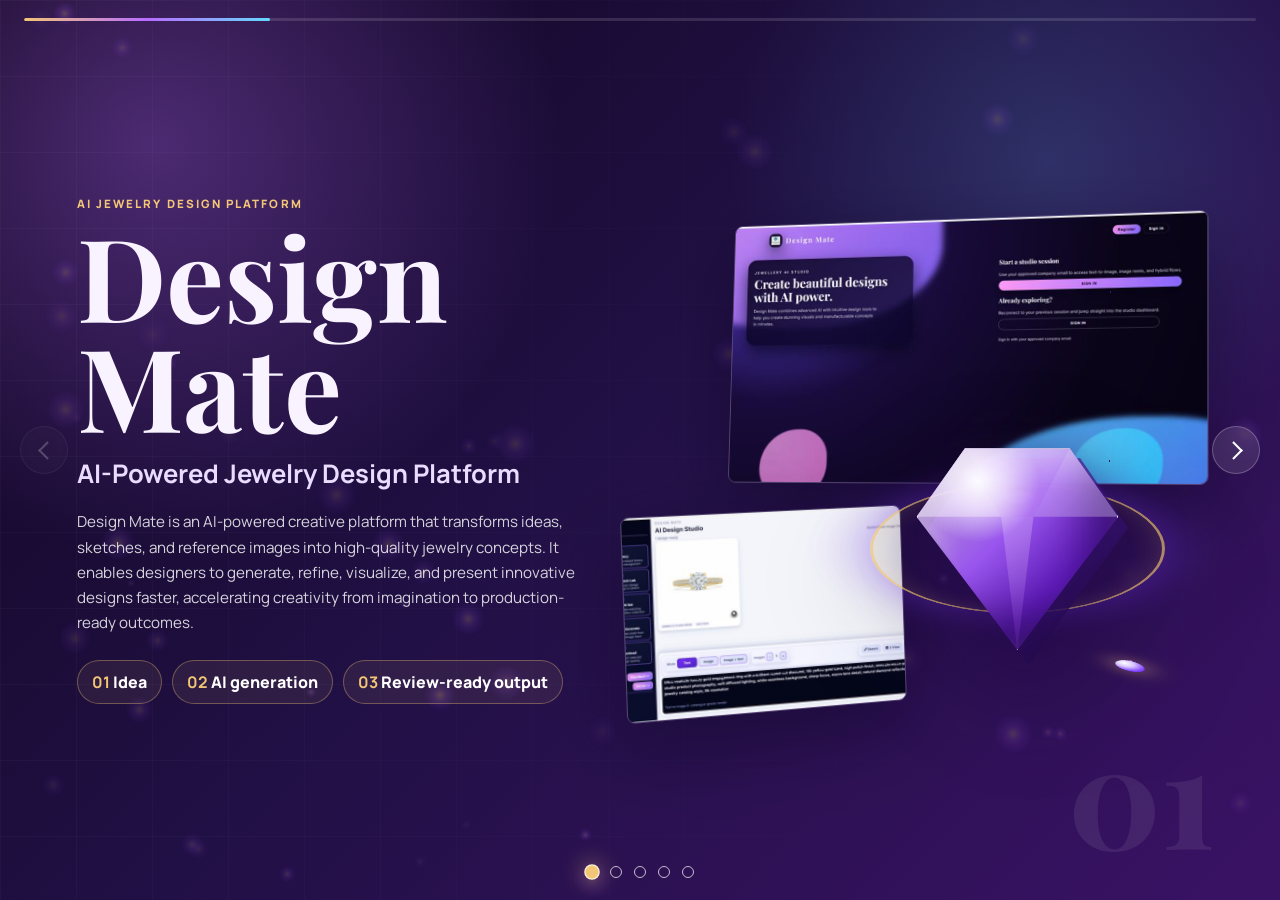
<file: index.html>
<!DOCTYPE html>
<html lang="en">
<head>
    <meta charset="UTF-8">
    <meta name="viewport" content="width=device-width, initial-scale=1.0">
    <title>Design Mate Presentation</title>
    <meta http-equiv="refresh" content="0; url=Designmate.html">
    <link rel="canonical" href="Designmate.html">
</head>
<body>
    <p>Opening <a href="Designmate.html">Design Mate Presentation</a>...</p>
    <script>window.location.replace("Designmate.html");</script>
</body>
</html>
</file>
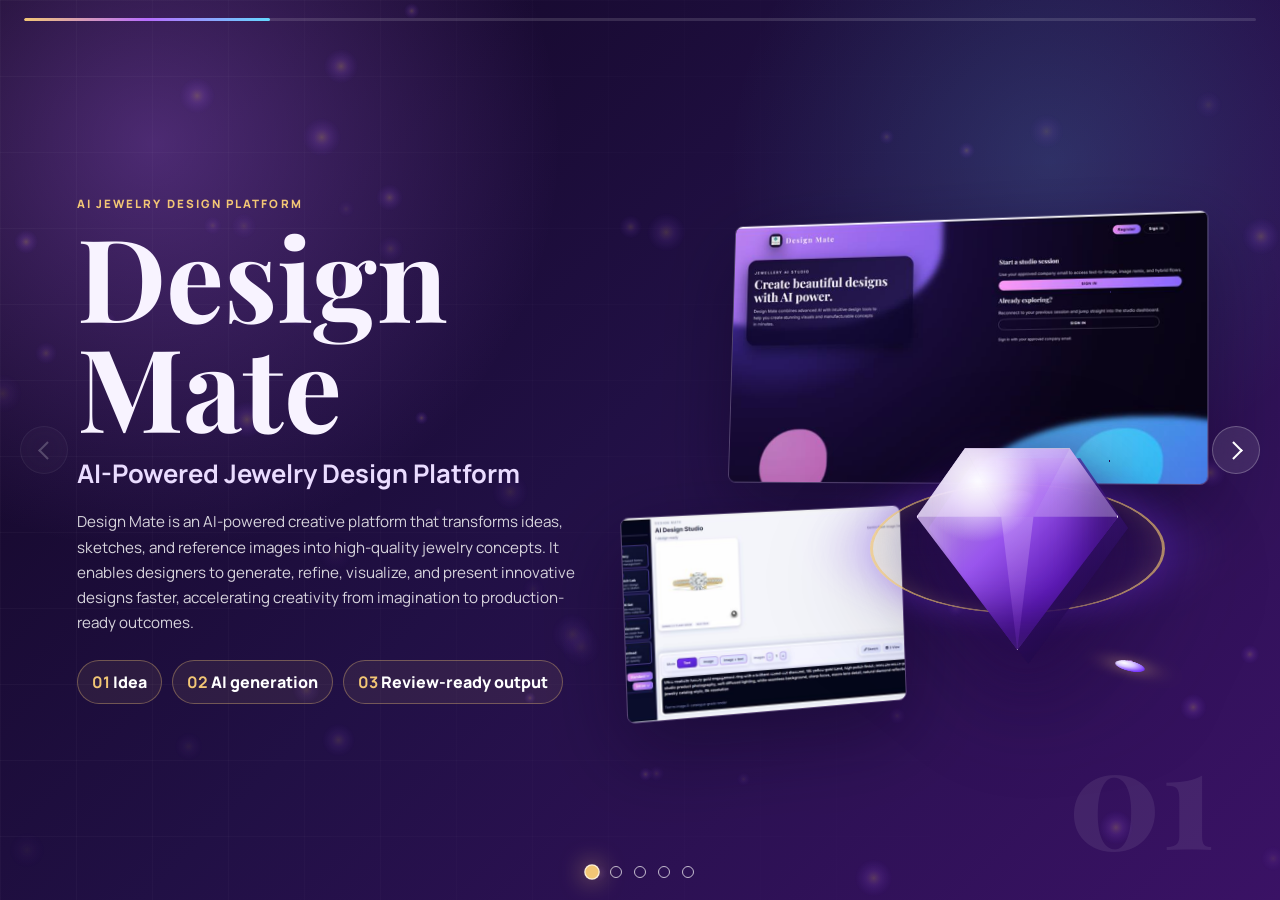
<file: Designmate.html>
<!DOCTYPE html>
<html lang="en">
<head>
    <meta charset="UTF-8">
    <meta name="viewport" content="width=device-width, initial-scale=1.0">
    <title>Design Mate Presentation</title>
    <link rel="preconnect" href="https://fonts.googleapis.com">
    <link rel="preconnect" href="https://fonts.gstatic.com" crossorigin>
    <link href="https://fonts.googleapis.com/css2?family=Manrope:wght@400;500;600;700;800&family=Playfair+Display:wght@700;800&display=swap" rel="stylesheet">
    <link rel="stylesheet" href="style.css?v=solid-crystal-2">
</head>
<body>
    <canvas id="jewelCanvas" aria-hidden="true"></canvas>

    <div class="progress-shell" aria-hidden="true"><span id="progressBar"></span></div>

    <nav class="deck-nav" aria-label="Presentation navigation">
        <a href="#slide-1" class="nav-dot active" aria-label="Slide 1"></a>
        <a href="#slide-2" class="nav-dot" aria-label="Slide 2"></a>
        <a href="#slide-3" class="nav-dot" aria-label="Slide 3"></a>
        <a href="#slide-4" class="nav-dot" aria-label="Slide 4"></a>
        <a href="#slide-5" class="nav-dot" aria-label="Slide 5"></a>
    </nav>

    <main class="deck" id="deck" aria-label="Design Mate horizontal presentation">
        <section class="slide hero-slide" id="slide-1" data-slide="01">
            <div class="slide-copy hero-copy reveal">
                <p class="eyebrow">AI Jewelry Design Platform</p>
                <h1>Design Mate</h1>
                <p class="subtitle">AI-Powered Jewelry Design Platform</p>
                <p class="lead">Design Mate is an AI-powered creative platform that transforms ideas, sketches, and reference images into high-quality jewelry concepts. It enables designers to generate, refine, visualize, and present innovative designs faster, accelerating creativity from imagination to production-ready outcomes.</p>
                <div class="talk-track" aria-label="Presentation cues">
                    <span><b>01</b> Idea</span>
                    <span><b>02</b> AI generation</span>
                    <span><b>03</b> Review-ready output</span>
                </div>
            </div>
            <div class="hero-gallery reveal" aria-label="Design Mate visual samples">
                <img class="hero-image main-shot" src="Image_samples/image (6).jpg" alt="Design Mate sign-in and platform hero screen">
                <img class="hero-image floating-shot" src="Image_samples/image (8).jpg" alt="Generated jewelry design in Design Mate studio">
                <div class="orbit-system" aria-hidden="true">
                    <div class="ring-orbit orbit-one"><span></span></div>
                    <div class="ring-orbit orbit-two"><span></span></div>
                    <div class="gem-core"><i></i><i></i><i></i><i></i></div>
                </div>
            </div>
        </section>

        <section class="slide workflow-slide" id="slide-2" data-slide="02">
            <div class="section-heading reveal">
                <p class="eyebrow">Creative Pipeline</p>
                <h2>AI Design Workflows</h2>
            </div>
            <div class="workflow-layout">
                <div class="workflow-grid reveal">
                    <article class="feature-panel"><span class="panel-icon">✦</span><div><h3>Text to Image</h3><p>Generate completely new jewelry concepts from natural language descriptions, turning creative ideas into high-quality visual designs within seconds.</p></div></article>
                    <article class="feature-panel"><span class="panel-icon">◈</span><div><h3>Image to Image</h3><p>Upload an existing jewelry design and create multiple variations while preserving its style, proportions, and overall design language.</p></div></article>
                    <article class="feature-panel"><span class="panel-icon">＋</span><div><h3>Image + Text Editing</h3><p>Combine a reference image with text instructions to modify metals, gemstones, shapes, detailing, or finishes while maintaining the original design intent.</p></div></article>
                </div>
                <div class="image-stack reveal" aria-label="Workflow screenshots">
                    <img class="sample-card large" src="Image_samples/image (7).jpg" alt="Text to image prompt workflow in Design Mate">
                    <img class="sample-card small top" src="Image_samples/image (9).jpg" alt="Image to image jewelry variation workflow">
                    <img class="sample-card small bottom" src="Image_samples/image (10).jpg" alt="Image and text jewelry editing workflow">
                </div>
            </div>
            <div class="flow-strip reveal" aria-label="Workflow: Imagine, Generate, Refine, Review">
                <span>Imagine</span><b></b><span>Generate</span><b></b><span>Refine</span><b></b><span>Review</span>
            </div>
        </section>

        <section class="slide features-slide" id="slide-3" data-slide="03">
            <div class="section-heading reveal">
                <p class="eyebrow">Intelligent Creation</p>
                <h2>Intelligent Design Features</h2>
            </div>
            <div class="features-layout">
                <div class="feature-cloud reveal">
                    <article><span>✍</span><h3>Jewelry to Sketch</h3><p>Convert finished jewelry designs into clean concept sketches for ideation and documentation.</p></article>
                    <article><span>💍</span><h3>Hand Sketch to Jewelry</h3><p>Transform hand-drawn sketches into realistic, high-quality jewelry renders.</p></article>
                    <article><span>◎</span><h3>MultiView</h3><p>Generate front, back, side, and top views for complete product visualization.</p></article>
                    <article><span>◆</span><h3>Matching Set</h3><p>Create coordinated rings, earrings, pendants, and necklaces based on a single design style.</p></article>
                    <article><span>👁</span><h3>AI Try-On</h3><p>Visualize jewelry on a person to evaluate appearance, scale, and presentation.</p></article>
                    <article><span>⬡</span><h3>3D Generation &amp; Viewer</h3><p>Generate interactive 3D models for detailed inspection and downstream manufacturing workflows.</p></article>
                </div>
                <div class="feature-showcase reveal" aria-label="Feature screenshots">
                    <img src="Image_samples/image (5).jpg" alt="Sketch conversion feature in Design Mate">
                    <img src="Image_samples/image (3).jpg" alt="Multi-view generation feature in Design Mate">
                    <img src="Image_samples/image (2).jpg" alt="AI try-on feature in Design Mate">
                </div>
            </div>
        </section>

        <section class="slide value-slide" id="slide-4" data-slide="04">
            <div class="value-layout">
                <div class="section-heading reveal"><p class="eyebrow">Platform Value</p><h2>Business Value</h2></div>
                <div class="value-list reveal">
                    <p>Accelerates concept exploration and design ideation</p>
                    <p>Generates multiple design variations within minutes</p>
                    <p>Maintains collection consistency using reference-based AI</p>
                    <p>Produces presentation-ready visuals for stakeholders</p>
                    <p>Improves collaboration across design teams</p>
                    <p>Supports 3D-ready workflows for manufacturing and review</p>
                    <p>Centralizes creative history, iterations, and design assets</p>
                </div>
                <blockquote class="key-message reveal">One intelligent platform supporting the complete jewelry design journey-from concept creation to visualization and 3D.</blockquote>
            </div>
            <div class="presentation-preview reveal" aria-label="Application screenshots and business value visuals">
                <img src="Image_samples/image (11).jpg" alt="Design Mate gallery and creative history screen">
                <img src="Image_samples/image (4).jpg" alt="Matching jewelry set generation in Design Mate">
                <div class="metric-row" aria-label="Presentation highlights">
                    <span><b>Minutes</b> to concepts</span>
                    <span><b>Sets</b> from one style</span>
                    <span><b>3D</b> review ready</span>
                </div>
            </div>
        </section>

        <section class="slide closing-slide" id="slide-5" data-slide="05">
            <div class="thank-you-panel reveal">
                <p class="eyebrow">Design Mate</p>
                <h2>Thank You</h2>
                <p class="lead">From imagination to exceptional jewelry designs-powered by AI.</p>
                <div class="thank-you-accent" aria-hidden="true">
                    <span>✨</span>
                    <span>💍</span>
                    <span>◆</span>
                </div>
            </div>
        </section>
    </main>

    <button class="slide-arrow previous" type="button" aria-label="Move to previous slide"><span></span></button>
    <button class="slide-arrow next" type="button" aria-label="Move to next slide"><span></span></button>

    <script src="script.js"></script>
</body>
</html>
</file>
<file: style.css>
:root {
    --bg-deep: #10051f;
    --purple: #7c3cff;
    --violet: #b86dff;
    --lavender: #eadcff;
    --ice: #f8f3ff;
    --gold: #f2c675;
    --cyan: #64d8ff;
    --line: rgba(255, 255, 255, 0.2);
    --shadow: 0 28px 80px rgba(12, 4, 30, 0.45);
}

* { box-sizing: border-box; }
html { scroll-behavior: smooth; }

body {
    margin: 0;
    height: 100vh;
    overflow: hidden;
    color: var(--ice);
    font-family: "Manrope", sans-serif;
    background: radial-gradient(circle at 12% 16%, rgba(184, 109, 255, 0.34), transparent 30%), radial-gradient(circle at 82% 18%, rgba(100, 216, 255, 0.16), transparent 25%), linear-gradient(135deg, #10051f 0%, #211045 48%, #3a1265 100%);
}

body::before {
    content: "";
    position: fixed;
    inset: 0;
    pointer-events: none;
    background-image: linear-gradient(rgba(255, 255, 255, 0.045) 1px, transparent 1px), linear-gradient(90deg, rgba(255, 255, 255, 0.04) 1px, transparent 1px);
    background-size: 76px 76px;
    mask-image: linear-gradient(90deg, rgba(0, 0, 0, 0.7), transparent 90%);
}

#jewelCanvas {
    position: fixed;
    inset: 0;
    z-index: 0;
    width: 100%;
    height: 100%;
    pointer-events: none;
    opacity: 0.72;
}

.deck {
    position: relative;
    z-index: 1;
    display: flex;
    width: 100vw;
    height: 100vh;
    overflow-x: auto;
    overflow-y: hidden;
    scroll-snap-type: x mandatory;
    scrollbar-width: none;
}

.deck::-webkit-scrollbar { display: none; }

.slide {
    position: relative;
    flex: 0 0 100vw;
    width: 100vw;
    height: 100vh;
    scroll-snap-align: start;
    display: grid;
    align-items: center;
    gap: clamp(18px, 2.8vw, 46px);
    padding: clamp(34px, 4.6vw, 68px) clamp(46px, 6vw, 104px);
    overflow: hidden;
}

.slide::after {
    content: attr(data-slide);
    position: absolute;
    right: clamp(28px, 5vw, 88px);
    bottom: clamp(26px, 4vw, 60px);
    color: rgba(255, 255, 255, 0.08);
    font-family: "Playfair Display", serif;
    font-size: clamp(72px, 11vw, 160px);
    font-weight: 800;
    line-height: 0.8;
    pointer-events: none;
}

.hero-slide,
.value-slide,
.closing-slide { grid-template-columns: minmax(0, 0.92fr) minmax(380px, 1.08fr); }
.workflow-slide,
.features-slide { grid-template-rows: auto 1fr auto; }

.eyebrow {
    margin: 0 0 10px;
    color: var(--gold);
    font-size: clamp(0.68rem, 0.9vw, 0.8rem);
    font-weight: 800;
    letter-spacing: 0.18em;
    text-transform: uppercase;
}

h1, h2, h3, p { margin-top: 0; }
h1, h2 { max-width: 950px; margin-bottom: 16px; font-family: "Playfair Display", serif; letter-spacing: 0; line-height: 0.95; }
h1 { font-size: clamp(4rem, 9vw, 9rem); }
h2 { font-size: clamp(2.9rem, 6.2vw, 6.4rem); }
h3 { margin-bottom: 8px; color: white; font-size: clamp(0.98rem, 1.2vw, 1.18rem); line-height: 1.15; }

.subtitle { margin-bottom: 18px; color: var(--lavender); font-size: clamp(1.25rem, 2vw, 2.25rem); font-weight: 700; }
.lead { max-width: 760px; color: rgba(255, 255, 255, 0.82); font-size: clamp(0.95rem, 1.18vw, 1.2rem); line-height: 1.66; }
.section-heading { max-width: 950px; }

.talk-track, .outcomes, .metric-row { display: flex; flex-wrap: wrap; gap: 10px; }
.talk-track { margin-top: 24px; }
.talk-track span, .outcomes span, .metric-row span { border: 1px solid rgba(242, 198, 117, 0.34); border-radius: 999px; background: rgba(242, 198, 117, 0.08); color: white; font-weight: 800; }
.talk-track span { padding: 10px 14px; }
.talk-track b, .metric-row b { color: var(--gold); }

.hero-gallery { position: relative; min-height: 62vh; perspective: 1400px; }
.hero-image, .sample-card, .feature-showcase img, .presentation-preview img, .final-visual img { display: block; width: 100%; border: 1px solid rgba(255, 255, 255, 0.22); border-radius: 8px; object-fit: cover; box-shadow: var(--shadow); }
.main-shot { position: absolute; inset: 8% 0 auto auto; width: 82%; height: 48%; transform: rotateY(-12deg) rotateX(5deg); }
.floating-shot { position: absolute; left: 2%; bottom: 3%; width: 48%; height: 36%; transform: rotateY(16deg) rotateZ(-2deg); }

.orbit-system { position: absolute; right: 1%; bottom: 0; width: min(30vw, 360px); aspect-ratio: 1; transform-style: preserve-3d; animation: floatStage 7s ease-in-out infinite; filter: drop-shadow(0 30px 48px rgba(18, 5, 42, 0.48)); }
.ring-orbit { position: absolute; inset: 9%; display: block; border: 3px solid rgba(242, 198, 117, 0.68); border-radius: 50%; transform-style: preserve-3d; background: transparent; box-shadow: inset 0 0 35px rgba(242, 198, 117, 0.18), 0 0 70px rgba(124, 60, 255, 0.45); }
.ring-orbit::before, .ring-orbit::after { display: none; }
.ring-orbit span { position: absolute; top: 4%; left: 50%; bottom: auto; width: 30px; height: 30px; border: 0; border-radius: 50%; background: radial-gradient(circle at 30% 30%, #ffffff, var(--gold) 42%, #8f55ff 72%); transform: translateX(-50%); box-shadow: 0 0 34px rgba(242, 198, 117, 0.75); }
.ring-orbit span::before, .ring-orbit span::after { display: none; }
.orbit-one { transform: rotateX(64deg) rotateZ(0); animation: rotateRing 11s linear infinite; }
.orbit-two { inset: 18%; left: auto; top: auto; width: auto; height: auto; border: 3px solid rgba(184, 109, 255, 0.62); border-radius: 50%; background: transparent; transform: rotateX(70deg) rotateY(12deg); animation: rotateRingReverse 13s linear infinite; opacity: 1; box-shadow: inset 0 0 35px rgba(184, 109, 255, 0.14), 0 0 58px rgba(184, 109, 255, 0.28); }
.orbit-two span { display: block; background: radial-gradient(circle at 30% 30%, #ffffff, #d9c7ff 34%, #7c3cff 72%); }
.gem-core { position: absolute; inset: 22%; z-index: 5; transform-style: preserve-3d; animation: crystalSolidTurn 6.5s ease-in-out infinite; filter: drop-shadow(0 18px 30px rgba(43,10,88,0.52)); }
.gem-core::before, .gem-core::after, .gem-core i { content: ""; position: absolute; clip-path: polygon(24% 0, 76% 0, 100% 34%, 50% 100%, 0 34%); }
.gem-core::before { inset: 0; z-index: 2; border: 1px solid rgba(255,255,255,0.82); background: radial-gradient(circle at 30% 16%, rgba(255,255,255,0.96), rgba(238,224,255,0.72) 13%, transparent 28%), linear-gradient(135deg, rgba(255,255,255,0.46) 0%, rgba(213,174,255,0.72) 20%, rgba(168,95,255,0.88) 43%, rgba(99,29,190,0.96) 68%, rgba(32,7,70,0.98) 100%); box-shadow: inset 18px 18px 30px rgba(255,255,255,0.34), inset -26px -30px 44px rgba(38,7,86,0.74), inset 0 0 42px rgba(184,109,255,0.34), 0 0 62px rgba(184,109,255,0.78); }
.gem-core::after { inset: 10px -10px -14px 12px; z-index: 1; background: linear-gradient(145deg, rgba(106,39,201,0.72), rgba(23,5,54,0.96)); filter: blur(0.4px); opacity: 0.9; }
.gem-core i { z-index: 3; inset: 0; mix-blend-mode: screen; }
.gem-core i:nth-child(1) { clip-path: polygon(24% 0, 42% 34%, 0 34%); background: linear-gradient(135deg, rgba(255,255,255,0.54), rgba(186,118,255,0.26)); opacity: 0.86; }
.gem-core i:nth-child(2) { clip-path: polygon(76% 0, 100% 34%, 58% 34%); background: linear-gradient(215deg, rgba(255,255,255,0.42), rgba(71,18,149,0.22)); opacity: 0.82; }
.gem-core i:nth-child(3) { clip-path: polygon(42% 34%, 58% 34%, 50% 100%); background: linear-gradient(180deg, rgba(255,255,255,0.38), rgba(60,14,132,0.32)); opacity: 0.88; }
.gem-core i:nth-child(4) { clip-path: polygon(24% 0, 76% 0, 58% 34%, 42% 34%); background: linear-gradient(90deg, rgba(255,255,255,0.76), rgba(210,172,255,0.32), rgba(255,255,255,0.22)); opacity: 0.9; }

.workflow-layout, .features-layout { display: grid; grid-template-columns: minmax(0, 0.95fr) minmax(360px, 1.05fr); gap: 22px; align-items: center; min-height: 0; }
.workflow-grid { display: grid; gap: 12px; }
.feature-panel, .feature-cloud article, .presentation-preview, .feature-showcase, .final-card { border: 1px solid var(--line); border-radius: 8px; background: linear-gradient(145deg, rgba(255, 255, 255, 0.15), rgba(255, 255, 255, 0.055)); box-shadow: var(--shadow); backdrop-filter: blur(22px); }
.feature-panel { display: grid; grid-template-columns: 48px 1fr; gap: 14px; align-items: start; padding: 18px; transition: transform 260ms ease, border-color 260ms ease, background 260ms ease; }
.feature-panel:hover, .feature-cloud article:hover { transform: translateY(-6px) rotateX(2deg); border-color: rgba(242, 198, 117, 0.75); background: linear-gradient(145deg, rgba(255, 255, 255, 0.2), rgba(124, 60, 255, 0.16)); }
.panel-icon { display: grid; width: 44px; height: 44px; place-items: center; border: 1px solid rgba(242, 198, 117, 0.48); border-radius: 50%; color: var(--gold); font-size: 1.1rem; font-weight: 900; background: rgba(242, 198, 117, 0.08); }
.feature-panel p, .feature-cloud p, .value-list p { margin-bottom: 0; color: rgba(255, 255, 255, 0.76); font-size: clamp(0.82rem, 0.96vw, 0.95rem); line-height: 1.48; }

.image-stack { position: relative; min-height: 48vh; }
.sample-card.large { position: absolute; left: 0; top: 6%; width: 72%; height: 60%; }
.sample-card.small { position: absolute; right: 0; width: 46%; height: 35%; }
.sample-card.top { top: 0; }
.sample-card.bottom { bottom: 0; }

.flow-strip { display: flex; align-items: center; justify-content: center; gap: clamp(10px, 2vw, 24px); min-height: 62px; padding: 10px 18px; border: 0; border-radius: 999px; background: transparent; }
.flow-strip span { color: white; font-weight: 800; }
.flow-strip b { width: clamp(28px, 7vw, 124px); height: 2px; background: linear-gradient(90deg, var(--gold), var(--violet)); }

.feature-cloud { display: grid; grid-template-columns: repeat(2, minmax(0, 1fr)); gap: 12px; }
.feature-cloud article { min-height: 124px; padding: 16px; transition: transform 260ms ease, border-color 260ms ease, background 260ms ease; }
.feature-cloud span { display: inline-block; margin-bottom: 8px; color: var(--gold); font-size: 1.1rem; font-weight: 900; }
.feature-showcase { display: grid; grid-template-columns: 1fr 1fr; gap: 12px; padding: 12px; }
.feature-showcase img { height: 19vh; }
.feature-showcase img:first-child { grid-column: 1 / -1; height: 24vh; }

.value-layout { display: grid; gap: 16px; }
.value-list { display: grid; grid-template-columns: repeat(2, minmax(0, 1fr)); gap: 10px; }
.value-list p { position: relative; padding: 13px 14px 13px 38px; border: 1px solid rgba(255, 255, 255, 0.14); border-radius: 8px; background: rgba(255, 255, 255, 0.08); }
.value-list p::before { content: ""; position: absolute; left: 16px; top: 19px; width: 8px; height: 8px; border-radius: 50%; background: var(--gold); box-shadow: 0 0 14px var(--gold); }
.key-message { margin: 0; padding-left: 18px; border-left: 3px solid var(--gold); color: white; font-size: clamp(1rem, 1.4vw, 1.35rem); font-weight: 800; line-height: 1.38; }
.presentation-preview { display: grid; grid-template-columns: 1fr 1fr; gap: 12px; padding: 14px; }
.presentation-preview img { height: 38vh; }
.metric-row { grid-column: 1 / -1; }
.metric-row span { padding: 12px 14px; }

.outcomes { margin-top: 20px; }
.outcomes span { padding: 11px 14px; font-size: 0.9rem; transition: transform 220ms ease, background 220ms ease; }
.outcomes span:hover { transform: translateY(-4px); background: rgba(242, 198, 117, 0.16); }
.final-visual { position: relative; min-height: 60vh; }
.final-visual img { height: 100%; min-height: 60vh; filter: saturate(1.12) contrast(1.04); }
.final-card { position: absolute; right: 22px; bottom: 22px; max-width: 320px; padding: 18px; }
.final-card span { font-size: 1.6rem; }
.final-card p { margin: 8px 0 0; color: white; font-weight: 800; line-height: 1.35; }
.closing-line { position: absolute; left: clamp(46px, 6vw, 104px); right: clamp(46px, 6vw, 104px); bottom: clamp(32px, 4vw, 58px); margin: 0; color: white; font-family: "Playfair Display", serif; font-size: clamp(1.8rem, 4.2vw, 4.8rem); font-weight: 800; line-height: 1.05; }

.deck-nav { position: fixed; z-index: 50; left: 50%; bottom: 22px; display: flex; gap: 12px; transform: translateX(-50%); }
.nav-dot { width: 12px; height: 12px; border: 1px solid rgba(255, 255, 255, 0.72); border-radius: 50%; background: transparent; transition: transform 180ms ease, background 180ms ease, box-shadow 180ms ease; }
.nav-dot.active, .nav-dot:hover { transform: scale(1.3); background: var(--gold); box-shadow: 0 0 18px rgba(242, 198, 117, 0.75); }

.progress-shell { position: fixed; z-index: 60; left: 24px; right: 24px; top: 18px; height: 3px; overflow: hidden; border-radius: 999px; background: rgba(255, 255, 255, 0.13); }
#progressBar { display: block; width: 20%; height: 100%; border-radius: inherit; background: linear-gradient(90deg, var(--gold), var(--violet), var(--cyan)); transition: width 280ms ease; }
.slide-arrow { position: fixed; z-index: 60; top: 50%; display: grid; width: 48px; height: 48px; place-items: center; border: 1px solid rgba(255, 255, 255, 0.24); border-radius: 50%; background: rgba(255, 255, 255, 0.1); cursor: pointer; transform: translateY(-50%); backdrop-filter: blur(14px); }
.slide-arrow.previous { left: 20px; }
.slide-arrow.next { right: 20px; }
.slide-arrow span { width: 13px; height: 13px; border-right: 2px solid white; border-bottom: 2px solid white; }
.slide-arrow.next span { transform: rotate(-45deg) translate(-2px, -2px); }
.slide-arrow.previous span { transform: rotate(135deg) translate(-2px, -2px); }
.slide-arrow:disabled { opacity: 0.24; pointer-events: none; }

.reveal { opacity: 0; transform: translateX(34px); transition: opacity 760ms ease, transform 760ms ease; }
.reveal.in-view { opacity: 1; transform: translateX(0); }

@keyframes floatStage { 0%, 100% { transform: translateY(0) rotateX(8deg); } 50% { transform: translateY(-16px) rotateX(-2deg); } }
@keyframes crystalTurn { 0%, 100% { transform: rotateX(10deg) rotateY(-22deg) rotateZ(-2deg); } 50% { transform: rotateX(12deg) rotateY(22deg) rotateZ(2deg); } }
@keyframes crystalSolidTurn { 0%, 100% { transform: rotateX(8deg) rotateY(-8deg) rotateZ(-2deg) scale(1); } 50% { transform: rotateX(9deg) rotateY(8deg) rotateZ(2deg) scale(1.03); } }
@keyframes pendantFloat { 0%, 100% { transform: rotateY(-10deg) rotateZ(-2deg) translateY(0); } 50% { transform: rotateY(12deg) rotateZ(2deg) translateY(-12px); } }
@keyframes chainGlint { 0%, 100% { filter: brightness(1); } 50% { filter: brightness(1.24); } }
@keyframes pendantGemPulse { 0%, 100% { transform: translateX(-50%) scale(1); filter: brightness(1); } 50% { transform: translateX(-50%) scale(1.04); filter: brightness(1.2); } }
@keyframes ringDisplayTurn { 0%, 100% { transform: rotateY(-12deg) rotateZ(-2deg) translateY(0); } 50% { transform: rotateY(14deg) rotateZ(2deg) translateY(-10px); } }
@keyframes ringShimmer { 0%, 100% { filter: brightness(1); } 50% { filter: brightness(1.18); } }
@keyframes gemstonePulse { 0%, 100% { transform: translateX(-50%) scale(1); filter: brightness(1); } 50% { transform: translateX(-50%) scale(1.06); filter: brightness(1.18); } }
@keyframes jewelryRingSpin { to { transform: rotateX(67deg) rotateZ(342deg); } }
@keyframes pendantSway { 0%, 100% { transform: rotateX(72deg) rotateZ(8deg) translateY(0); } 50% { transform: rotateX(72deg) rotateZ(-8deg) translateY(8px); } }
@keyframes rotateRing { to { transform: rotateX(64deg) rotateZ(360deg); } }
@keyframes rotateRingReverse { to { transform: rotateX(70deg) rotateY(12deg) rotateZ(-360deg); } }
@keyframes gemSpin { to { transform: rotateY(360deg) rotateX(18deg); } }

@media (max-width: 1060px) {
    .slide { padding: 46px 58px 72px; }
    .hero-slide, .value-slide, .closing-slide, .workflow-layout, .features-layout { grid-template-columns: 1fr 1fr; }
    .feature-cloud { grid-template-columns: 1fr; }
    .feature-cloud article { min-height: auto; }
}

@media (max-width: 760px) {
    .slide { padding: 44px 44px 76px; align-content: start; overflow-y: auto; }
    .hero-slide, .value-slide, .closing-slide, .workflow-layout, .features-layout, .presentation-preview { grid-template-columns: 1fr; }
    h1 { font-size: clamp(3rem, 16vw, 5rem); }
    h2 { font-size: clamp(2.35rem, 13vw, 4rem); }
    .hero-gallery, .image-stack, .final-visual { min-height: 320px; }
    .presentation-preview img, .feature-showcase img, .feature-showcase img:first-child { height: 180px; }
    .closing-line { position: static; margin-top: 18px; }
    .deck-nav { bottom: 16px; }
    .slide-arrow { width: 40px; height: 40px; }
}

@media (prefers-reduced-motion: reduce) {
    *, *::before, *::after { scroll-behavior: auto !important; animation-duration: 0.01ms !important; animation-iteration-count: 1 !important; transition-duration: 0.01ms !important; }


.workflow-slide .flow-strip {
    width: min(760px, 82vw);
    min-height: 54px;
    justify-self: center;
    align-self: end;
    margin: 0 auto clamp(14px, 2vw, 28px);
    padding: 10px clamp(16px, 2vw, 24px);
    gap: clamp(8px, 1.3vw, 16px);
}

.workflow-slide .flow-strip b {
    width: clamp(20px, 3.8vw, 64px);
}

.workflow-slide .flow-strip span {
    font-size: clamp(0.82rem, 0.95vw, 0.98rem);
}

.hero-gallery .orbit-system {
    right: 7%;
    bottom: 4%;
    width: min(28vw, 340px);
    aspect-ratio: 1;
    animation: floatStage 7s ease-in-out infinite;
    filter: drop-shadow(0 32px 54px rgba(18, 5, 42, 0.52));
}

.hero-gallery .ring-orbit {
    display: none;
}

.hero-gallery .gem-core {
    position: absolute;
    inset: 12%;
    left: auto;
    top: auto;
    width: auto;
    height: auto;
    transform: none;
    animation: gemSpin 8s linear infinite;
}

.hero-gallery .gem-core::before,
.hero-gallery .gem-core::after,
.hero-gallery .gem-core i {
    clip-path: polygon(50% 0, 92% 26%, 78% 82%, 50% 100%, 22% 82%, 8% 26%);
    background: linear-gradient(145deg, rgba(255, 255, 255, 0.98), rgba(232, 216, 255, 0.94) 14%, rgba(184, 109, 255, 0.98) 38%, rgba(124, 60, 255, 0.98) 64%, rgba(43, 10, 88, 1));
    border: 1px solid rgba(255, 255, 255, 0.72);
    box-shadow: inset 22px 18px 30px rgba(255, 255, 255, 0.44), inset -26px -30px 38px rgba(43, 10, 88, 0.72), 0 0 58px rgba(184, 109, 255, 0.78);
}

.hero-gallery .gem-core::after {
    transform: rotateY(72deg);
    opacity: 1;
}

.hero-gallery .gem-core i:nth-child(1) { transform: rotateY(144deg); opacity: 1; }
.hero-gallery .gem-core i:nth-child(2) { transform: rotateY(216deg); opacity: 1; }
.hero-gallery .gem-core i:nth-child(3) { transform: rotateY(288deg); opacity: 1; }
.hero-gallery .gem-core i:nth-child(4) { transform: rotateX(90deg) scale(0.72); opacity: 1; }

.workflow-slide .flow-strip {
    border: 0 !important;
    background: transparent !important;
    box-shadow: none !important;
    backdrop-filter: none !important;
}
</file>
